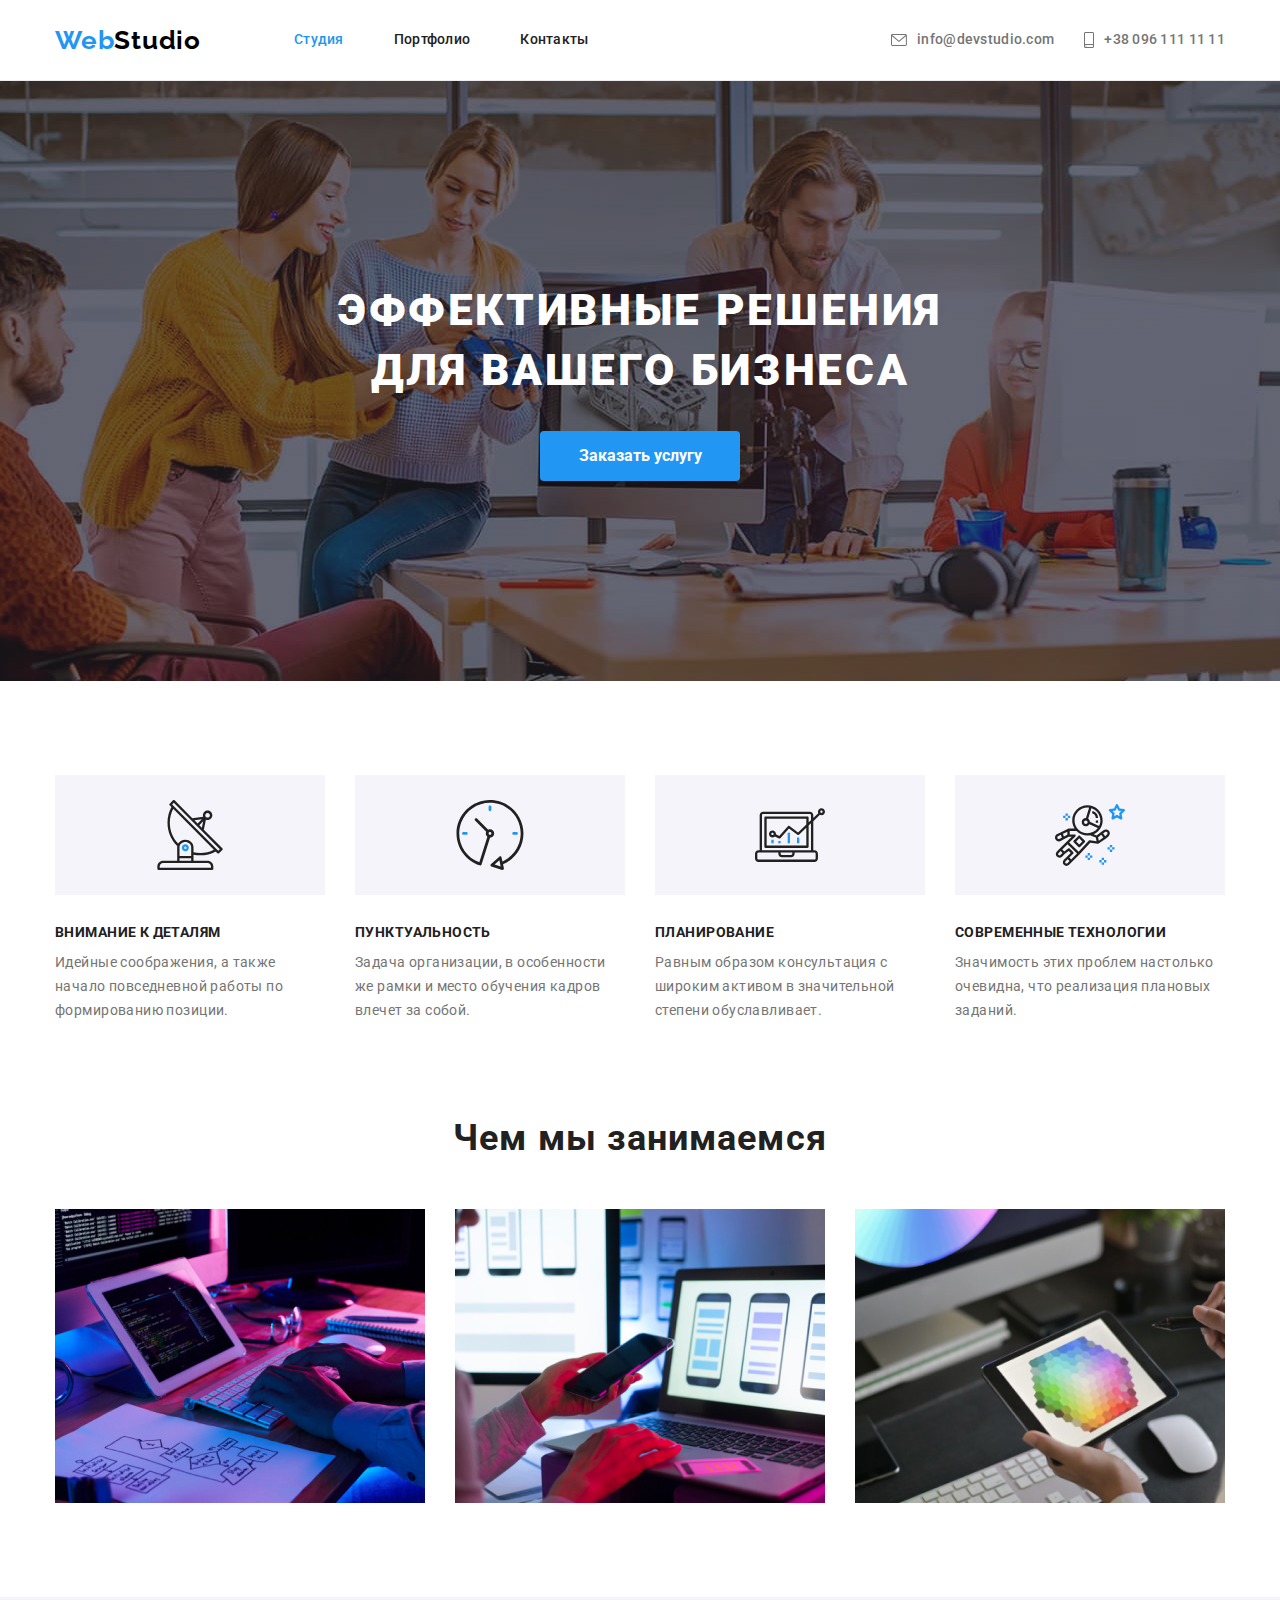
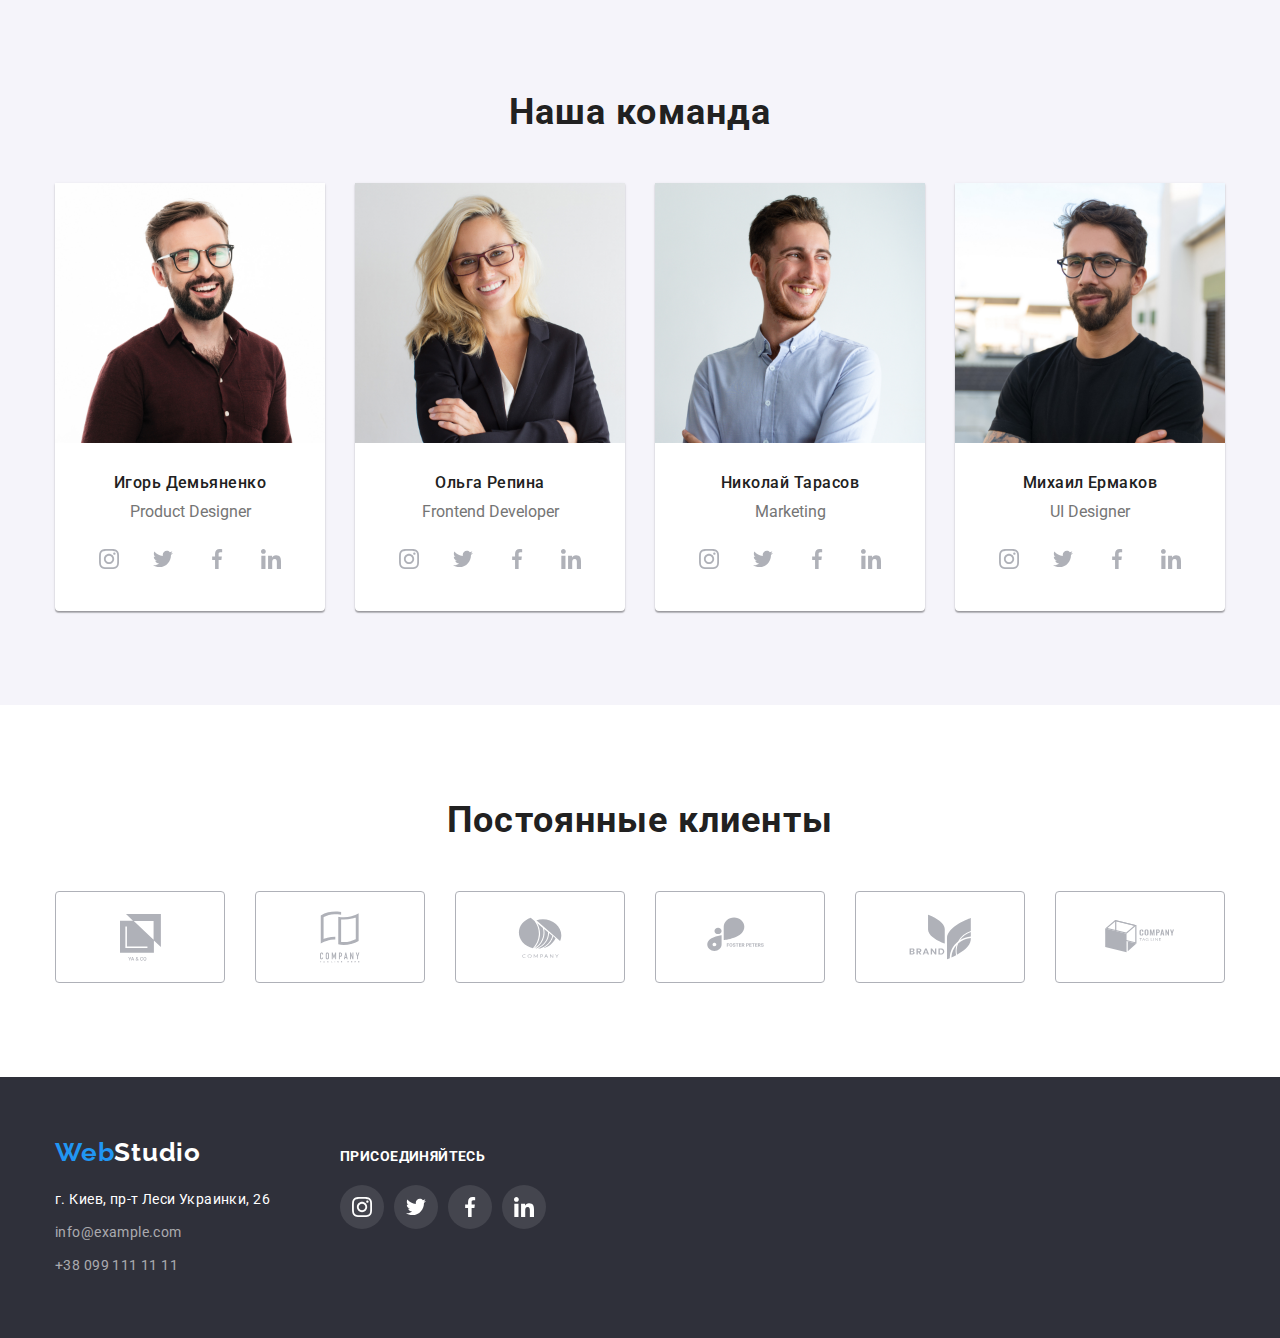
<file: index.html>
<!DOCTYPE html>
<html lang="ru">
  <head>
    <meta charset="UTF-8" />
    <meta http-equiv="X-UA-Compatible" content="IE=edge" />
    <meta name="viewport" content="width=device-width, initial-scale=1.0" />
    <title>Студия</title>
    <link rel="preconnect" href="https://fonts.googleapis.com" />
    <link rel="preconnect" href="https://fonts.gstatic.com" crossorigin />
    <link
      href="https://fonts.googleapis.com/css2?family=Raleway:wght@700&family=Roboto:wght@400;500;700;900&display=swap"
      rel="stylesheet"
    />
    <link
      rel="stylesheet"
      href="https://cdnjs.cloudflare.com/ajax/libs/modern-normalize/1.1.0/modern-normalize.min.css"
    />
    <link rel="stylesheet" href="./css/styles.css" />
  </head>

  <body>
    <!-- *Верхняя линия *header* -->
    <header class="top-line">
      <div class="container">
        <nav class="main-nav">
          <a href="./index.html" class="header-logo"
            ><span class="header-logo-web">Web</span>Studio</a
          >
          <!--* Навигация на другие страницы -->
          <ul class="site-nav all-lists">
            <li class="item"><a href="./index.html" class="link current">Студия</a></li>
            <li class="item"><a href="./portfolio.html" class="link">Портфолио</a></li>
            <li class="item"><a href="" class="link">Контакты</a></li>
          </ul>

          <!--* Навигация на мейл и телефон -->

          <ul class="auth-nav all-lists">
            <li class="item-auth">
              <a class="link" href="mailto:info@devstudio.com">
                <svg class="envelope" width="16px" height="12px">
                  <use href="./images/icons.svg#icon-envelope-header"></use></svg
                >info@devstudio.com</a
              >
            </li>

            <li class="item-auth">
              <a class="link" href="tel:+380961111111">
                <svg class="smartphone" width="10px" height="16px">
                  <use href="./images/icons.svg#icon-smartphone-header"></use></svg
                >+38 096 111 11 11</a
              >
            </li>
          </ul>
        </nav>
      </div>
    </header>

    <main>
      <!--* Шапка -->
      <section class="hero-section">
        <div class="hero-overlay">
          <h1 class="hero-title">Эффективные решения <br />для вашего бизнеса</h1>
          <button class="button-hero" type="button">Заказать услугу</button>
        </div>
      </section>
      <!--* Особенности -->
      <section class="section-features">
        <div class="container">
          <ul class="features-list all-lists">
            <li class="list">
              <div class="list-picture">
                <svg width="70px" height="70px">
                  <use href="./images/icons.svg#icon-antenna"></use>
                </svg>
              </div>
              <h3 class="title">Внимание к деталям</h3>
              <p class="text">
                Идейные соображения, а также начало повседневной работы по формированию позиции.
              </p>
            </li>

            <li class="list">
              <div class="list-picture">
                <svg width="70px" height="70px">
                  <use href="./images/icons.svg#icon-clock"></use>
                </svg>
              </div>
              <h3 class="title">Пунктуальность</h3>
              <p class="text">
                Задача организации, в особенности же рамки и место обучения кадров влечет за собой.
              </p>
            </li>

            <li class="list">
              <div class="list-picture">
                <svg width="70px" height="70px">
                  <use href="./images/icons.svg#icon-diagram"></use>
                </svg>
              </div>
              <h3 class="title">Планирование</h3>
              <p class="text">
                Равным образом консультация с широким активом в значительной степени обуславливает.
              </p>
            </li>

            <li class="list">
              <div class="list-picture">
                <svg width="70px" height="70px">
                  <use href="./images/icons.svg#icon-astronaut"></use>
                </svg>
              </div>
              <h3 class="title">Современные технологии</h3>
              <p class="text">
                Значимость этих проблем настолько очевидна, что реализация плановых заданий.
              </p>
            </li>
          </ul>
        </div>
      </section>

      <!--* Чем мы занимаемся -->
      <section class="section-work section">
        <div class="container">
          <h2 class="title">Чем мы занимаемся</h2>
          <ul class="section-work-list all-lists">
            <li>
              <img
                src="./images/what-we-are-doing/box1.jpg"
                width="370"
                height="294"
                alt="Набирают текст на клавиатуре"
              />
            </li>
            <li>
              <img
                src="./images/what-we-are-doing/box2.jpg"
                width="370"
                height="294"
                alt="Телефон и ноутбук"
              />
            </li>
            <li>
              <img
                src="./images/what-we-are-doing/box3.jpg"
                width="370"
                height="294"
                alt="Разные цвета на планшете"
              />
            </li>
          </ul>
        </div>
      </section>

      <!--* Наша команда -->
      <section class="our-team section">
        <div class="container">
          <h2 class="title">Наша команда</h2>
          <ul class="our-team-list all-lists">
            <li class="list">
              <img src="./images/our-team/img1.jpg" width="270" height="260" alt="Мужчина" />
              <div class="box-our-team">
                <h3 class="title-name">Игорь Демьяненко</h3>
                <p class="job-title">Product Designer</p>

                <ul class="list-social-networks">
                  <li class="cards">
                    <a class="link" href="#">
                      <svg class="instagram" width="20px" height="20px">
                        <use href="./images/icons.svg#icon-instagram-team"></use></svg
                    ></a>
                  </li>

                  <li class="cards">
                    <a class="link" href="#">
                      <svg class="instagram" width="20px" height="20px">
                        <use href="./images/icons.svg#icon-twitter-team"></use></svg
                    ></a>
                  </li>

                  <li class="cards">
                    <a class="link" href="#">
                      <svg class="instagram" width="20px" height="20px">
                        <use href="./images/icons.svg#icon-facebook-team"></use></svg
                    ></a>
                  </li>

                  <li class="cards">
                    <a class="link" href="#">
                      <svg class="instagram" width="20px" height="20px">
                        <use href="./images/icons.svg#icon-linkedin-team"></use></svg
                    ></a>
                  </li>
                </ul>
              </div>
            </li>

            <li class="list">
              <img src="./images/our-team/img2.jpg" width="270" height="260" alt="Женщина" />
              <div class="box-our-team">
                <h3 class="title-name">Ольга Репина</h3>
                <p class="job-title">Frontend Developer</p>

                <ul class="list-social-networks">
                  <li class="cards">
                    <a class="link" href="#">
                      <svg class="instagram" width="20px" height="20px">
                        <use href="./images/icons.svg#icon-instagram-team"></use></svg
                    ></a>
                  </li>

                  <li class="cards">
                    <a class="link" href="#">
                      <svg class="instagram" width="20px" height="20px">
                        <use href="./images/icons.svg#icon-twitter-team"></use></svg
                    ></a>
                  </li>

                  <li class="cards">
                    <a class="link" href="#">
                      <svg class="instagram" width="20px" height="20px">
                        <use href="./images/icons.svg#icon-facebook-team"></use></svg
                    ></a>
                  </li>

                  <li class="cards">
                    <a class="link" href="#">
                      <svg class="instagram" width="20px" height="20px">
                        <use href="./images/icons.svg#icon-linkedin-team"></use></svg
                    ></a>
                  </li>
                </ul>
              </div>
            </li>
            <li class="list">
              <img src="./images/our-team/img3.jpg" width="270" height="260" alt="Мужчина" />
              <div class="box-our-team">
                <h3 class="title-name">Николай Тарасов</h3>
                <p class="job-title">Marketing</p>

                <ul class="list-social-networks">
                  <li class="cards">
                    <a class="link" href="#">
                      <svg width="20px" height="20px">
                        <use href="./images/icons.svg#icon-instagram-team"></use></svg
                    ></a>
                  </li>

                  <li class="cards">
                    <a class="link" href="#">
                      <svg width="20px" height="20px">
                        <use href="./images/icons.svg#icon-twitter-team"></use></svg
                    ></a>
                  </li>

                  <li class="cards">
                    <a class="link" href="#">
                      <svg width="20px" height="20px">
                        <use href="./images/icons.svg#icon-facebook-team"></use></svg
                    ></a>
                  </li>

                  <li class="cards">
                    <a class="link" href="#">
                      <svg width="20px" height="20px">
                        <use href="./images/icons.svg#icon-linkedin-team"></use></svg
                    ></a>
                  </li>
                </ul>
              </div>
            </li>
            <li class="list">
              <img src="./images/our-team/img4.jpg" width="270" height="260" alt="Мужчина" />
              <div class="box-our-team">
                <h3 class="title-name">Михаил Ермаков</h3>
                <p class="job-title">UI Designer</p>

                <ul class="list-social-networks">
                  <li class="cards">
                    <a class="link" href="#">
                      <svg class="instagram" width="20px" height="20px">
                        <use href="./images/icons.svg#icon-instagram-team"></use></svg
                    ></a>
                  </li>

                  <li class="cards">
                    <a class="link" href="#">
                      <svg class="instagram" width="20px" height="20px">
                        <use href="./images/icons.svg#icon-twitter-team"></use></svg
                    ></a>
                  </li>

                  <li class="cards">
                    <a class="link" href="#">
                      <svg class="instagram" width="20px" height="20px">
                        <use href="./images/icons.svg#icon-facebook-team"></use></svg
                    ></a>
                  </li>

                  <li class="cards">
                    <a class="link" href="#">
                      <svg class="instagram" width="20px" height="20px">
                        <use href="./images/icons.svg#icon-linkedin-team"></use></svg
                    ></a>
                  </li>
                </ul>
              </div>
            </li>
          </ul>
        </div>
      </section>

      <!-- *Постоянные клиенты -->
      <section class="main-customers section">
        <div class="container">
          <h2 class="main-customers-title">Постоянные клиенты</h2>
          <ul class="list-customers all-lists">
            <li class="customer">
              <a class="customer-link" href="#">
                <svg width="41px" height="47px">
                  <use href="./images/icons.svg#icon-client1"></use>
                </svg>
              </a>
            </li>

            <li class="customer">
              <a class="customer-link" href="#">
                <svg width="40px" height="52px">
                  <use href="./images/icons.svg#icon-client2"></use>
                </svg>
              </a>
            </li>

            <li class="customer">
              <a class="customer-link" href="#">
                <svg width="44px" height="41px">
                  <use href="./images/icons.svg#icon-client3"></use>
                </svg>
              </a>
            </li>
            <li class="customer">
              <a class="customer-link" href="#">
                <svg width="85px" height="41px">
                  <use href="./images/icons.svg#icon-client4"></use>
                </svg>
              </a>
            </li>
            <li class="customer">
              <a class="customer-link" href="#">
                <svg width="63px" height="46px">
                  <use href="./images/icons.svg#icon-client5"></use>
                </svg>
              </a>
            </li>
            <li class="customer">
              <a class="customer-link" href="#">
                <svg width="94px" height="44px">
                  <use href="./images/icons.svg#icon-client6"></use>
                </svg>
              </a>
            </li>
          </ul>
        </div>
      </section>
    </main>

    <!--* Подвал *footer* -->
    <footer class="footer">
      <div class="container">
        <div class="footer-first">
          <a href="./index.html" class="footer-logo"
            >Web<span class="footer-logo-studio">Studio</span>
          </a>
          <address class="footer-main-address">
            <p class="footer-address">г. Киев, пр-т Леси Украинки, 26</p>
            <ul class="footer-auth all-lists">
              <li class="footer-auth-list">
                <a href="mailto:info@example.com" class="link-footer">info@example.com</a>
              </li>
              <li class="footer-auth-list">
                <a href="tel:+380991111111" class="link-footer">+38 099 111 11 11</a>
              </li>
            </ul>
          </address>
        </div>

        <div class="join">
          <h3 class="join-title">присоединяйтесь</h3>
          <ul class="join-list all-lists">
            <li class="list">
              <a class="join-link" href="#">
                <svg width="20px" height="20px">
                  <use href="./images/icons.svg#icon-instagram-footer"></use>
                </svg>
              </a>
            </li>
            <li class="list">
              <a class="join-link" href="#">
                <svg width="20px" height="20px">
                  <use href="./images/icons.svg#icon-twitter-footer"></use>
                </svg>
              </a>
            </li>
            <li class="list">
              <a class="join-link" href="#">
                <svg width="20px" height="20px">
                  <use href="./images/icons.svg#icon-facebook-footer"></use>
                </svg>
              </a>
            </li>
            <li class="list">
              <a class="join-link" href="#">
                <svg width="20px" height="20px">
                  <use href="./images/icons.svg#icon-linkedin-footer"></use>
                </svg>
              </a>
            </li>
          </ul>
        </div>
      </div>
    </footer>
  </body>
</html>
</file>
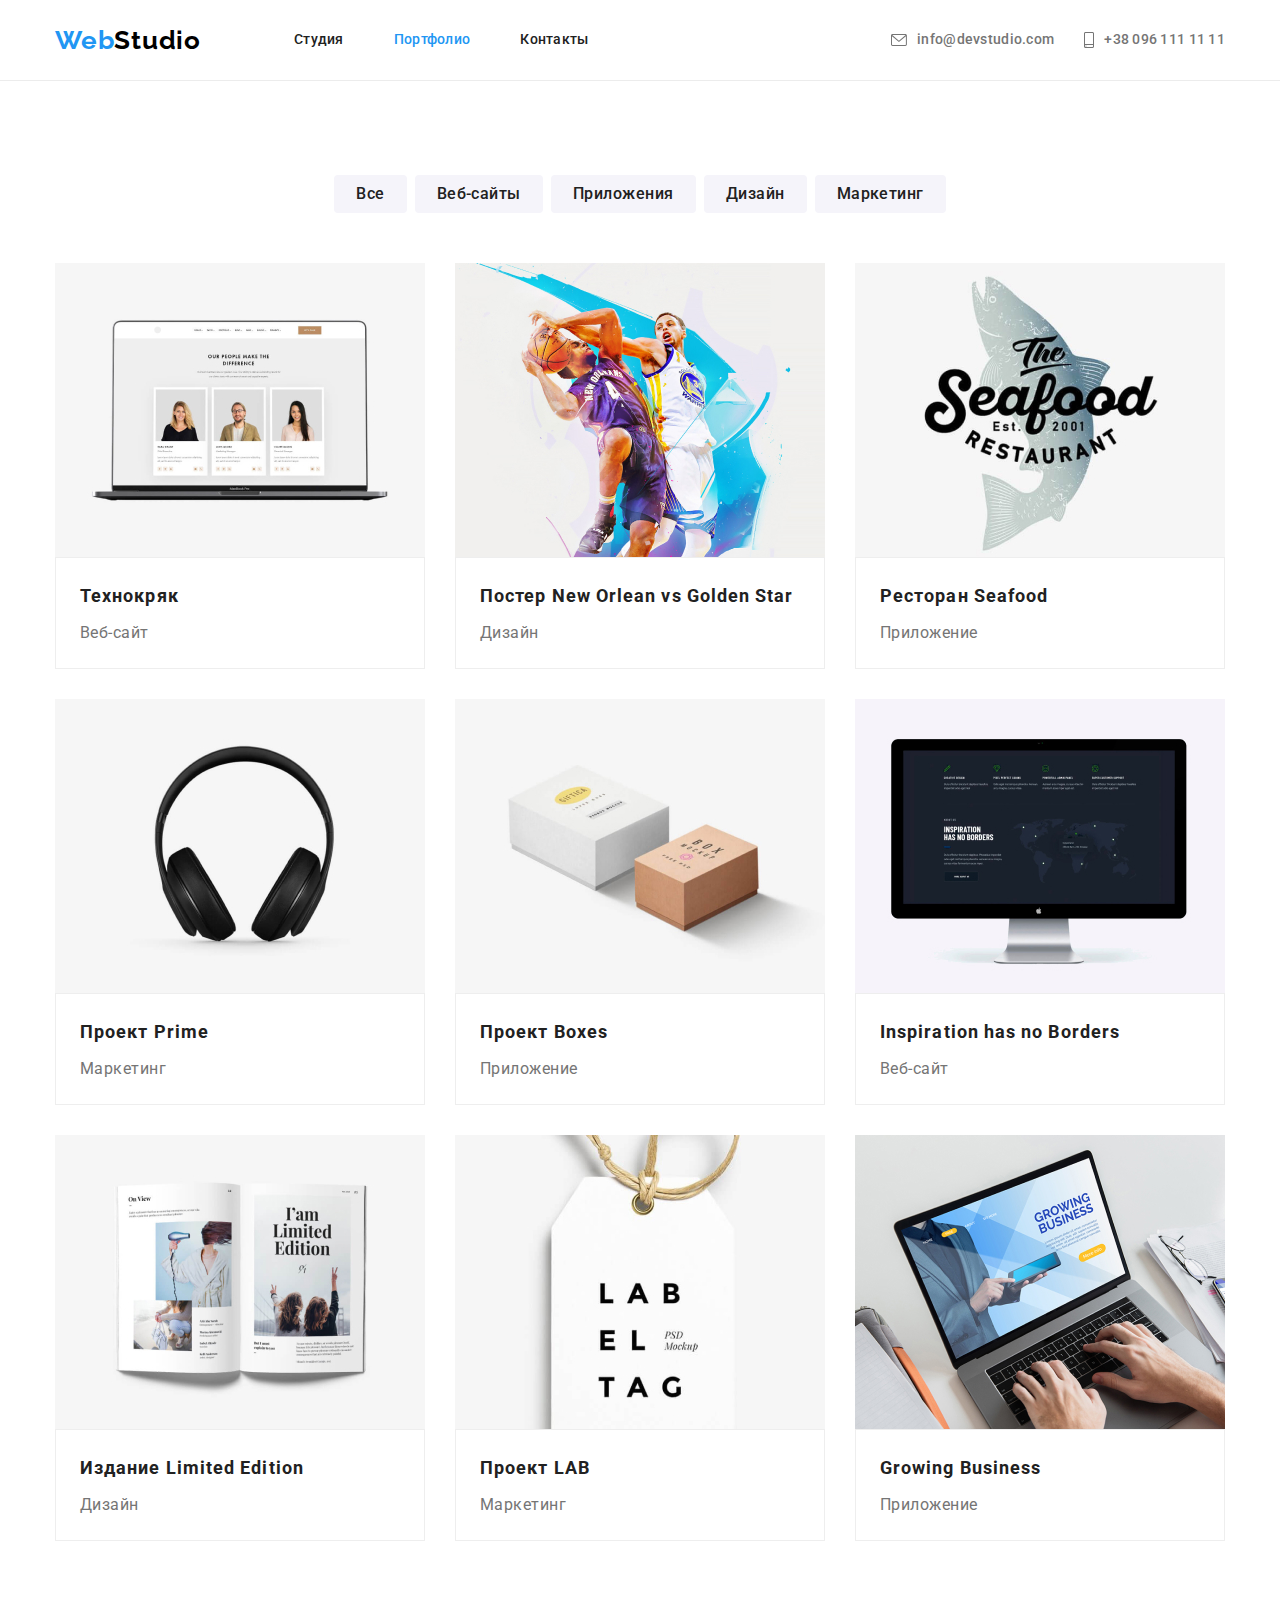
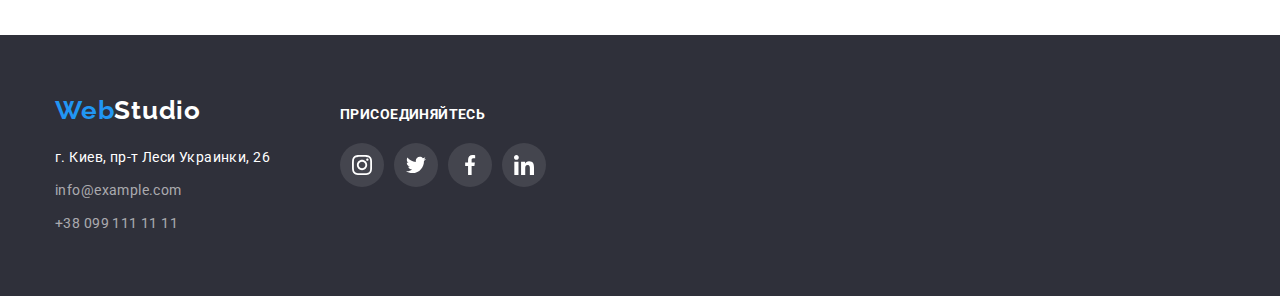
<file: portfolio.html>
<!DOCTYPE html>
<html lang="en">
  <head>
    <meta charset="UTF-8" />
    <meta http-equiv="X-UA-Compatible" content="IE=edge" />
    <meta name="viewport" content="width=device-width, initial-scale=1.0" />
    <title>Портфолио</title>
    <link rel="preconnect" href="https://fonts.googleapis.com" />
    <link rel="preconnect" href="https://fonts.gstatic.com" crossorigin />
    <link
      href="https://fonts.googleapis.com/css2?family=Raleway:wght@700&family=Roboto:wght@400;500;700;900&display=swap"
      rel="stylesheet"
    />
    <link
      rel="stylesheet"
      href="https://cdnjs.cloudflare.com/ajax/libs/modern-normalize/1.1.0/modern-normalize.min.css"
    />
    <link rel="stylesheet" href="./css/styles.css" />
  </head>
  <body>
    <!--* Верхняя линия *header* -->
    <header class="top-line">
      <div class="container">
        <nav class="main-nav">
          <a href="./index.html" class="header-logo"
            ><span class="header-logo-web">Web</span>Studio</a
          >
          <!--* Навигация на другие страницы -->
          <ul class="site-nav all-lists">
            <li class="item"><a href="./index.html" class="link">Студия</a></li>
            <li class="item"><a href="./portfolio.html" class="link current">Портфолио</a></li>
            <li class="item"><a href="" class="link">Контакты</a></li>
          </ul>

          <!--* Навигация на мейл и телефон -->

          <ul class="auth-nav all-lists">
            <li class="item-auth">
              <a class="link" href="mailto:info@devstudio.com">
                <svg class="envelope" width="16px" height="12px">
                  <use href="./images/icons.svg#icon-envelope-header"></use></svg
                >info@devstudio.com</a
              >
            </li>

            <li class="item-auth">
              <a class="link" href="tel:+380961111111">
                <svg class="smartphone" width="10px" height="16px">
                  <use href="./images/icons.svg#icon-smartphone-header"></use></svg
                >+38 096 111 11 11</a
              >
            </li>
          </ul>
        </nav>
      </div>
    </header>

    <main>
      <section class="section-portfolio section">
        <div class="container">
          <!--* Список кнопок -->
          <ul class="portfolio-list all-lists">
            <li class="item"><button class="button" type="button">Все</button></li>
            <li class="item"><button class="button" type="button">Веб-сайты</button></li>
            <li class="item"><button class="button" type="button">Приложения</button></li>
            <li class="item"><button class="button" type="button">Дизайн</button></li>
            <li class="item"><button class="button" type="button">Маркетинг</button></li>
          </ul>

          <!--* Список проектов -->
          <ul class="portfolio-project-list all-lists">
            <li class="card-portfolio">
              <a class="link" href="">
                <img src="./images/portfolio/img1.jpg" width="370" height="294" alt="Ноутбук" />
                <div class="card-title-text">
                  <h2 class="title">Технокряк</h2>
                  <p class="text">Веб-сайт</p>
                </div>
              </a>
            </li>

            <li class="card-portfolio">
              <a class="link" href="">
                <img
                  src="./images/portfolio/img2.jpg"
                  width="370"
                  height="294"
                  alt="Два баскетболиста"
                />
                <div class="card-title-text">
                  <h2 class="title">Постер New Orlean vs Golden Star</h2>
                  <p class="text">Дизайн</p>
                </div>
              </a>
            </li>

            <li class="card-portfolio">
              <a class="link" href="">
                <img
                  src="./images/portfolio/img3.jpg"
                  width="370"
                  height="294"
                  alt="Рыба и надпись"
                />
                <div class="card-title-text">
                  <h2 class="title">Ресторан Seafood</h2>
                  <p class="text">Приложение</p>
                </div>
              </a>
            </li>

            <li class="card-portfolio">
              <a class="link" href="">
                <img src="./images/portfolio/img4.jpg" width="370" height="294" alt="Наушники" />
                <div class="card-title-text">
                  <h2 class="title">Проект Prime</h2>
                  <p class="text">Маркетинг</p>
                </div>
              </a>
            </li>

            <li class="card-portfolio">
              <a class="link" href="">
                <img src="./images/portfolio/img5.jpg" width="370" height="294" alt="Две коробки" />
                <div class="card-title-text">
                  <h2 class="title">Проект Boxes</h2>
                  <p class="text">Приложение</p>
                </div>
              </a>
            </li>

            <li class="card-portfolio">
              <a class="link" href="">
                <img src="./images/portfolio/img6.jpg" width="370" height="294" alt="Монитор" />
                <div class="card-title-text">
                  <h2 class="title">Inspiration has no Borders</h2>
                  <p class="text">Веб-сайт</p>
                </div>
              </a>
            </li>

            <li class="card-portfolio">
              <a class="link" href="">
                <img
                  src="./images/portfolio/img7.jpg"
                  width="370"
                  height="294"
                  alt="Открытая книга"
                />
                <div class="card-title-text">
                  <h2 class="title">Издание Limited Edition</h2>
                  <p class="text">Дизайн</p>
                </div>
              </a>
            </li>

            <li class="card-portfolio">
              <a class="link" href="">
                <img src="./images/portfolio/img8.jpg" width="370" height="294" alt="Этикетка" />
                <div class="card-title-text">
                  <h2 class="title">Проект LAB</h2>
                  <p class="text">Маркетинг</p>
                </div>
              </a>
            </li>

            <li class="card-portfolio">
              <a class="link" href="">
                <img src="./images/portfolio/img9.jpg" width="370" height="294" alt="Ноутбук" />
                <div class="card-title-text">
                  <h2 class="title">Growing Business</h2>
                  <p class="text">Приложение</p>
                </div>
              </a>
            </li>
          </ul>
        </div>
      </section>
    </main>

    <!--* Подвал *footer* -->
    <footer class="footer">
      <div class="container">
        <div class="footer-first">
          <a href="./index.html" class="footer-logo"
            >Web<span class="footer-logo-studio">Studio</span>
          </a>
          <address class="footer-main-address">
            <p class="footer-address">г. Киев, пр-т Леси Украинки, 26</p>
            <ul class="footer-auth all-lists">
              <li class="footer-auth-list">
                <a href="mailto:info@example.com" class="link-footer">info@example.com</a>
              </li>
              <li class="footer-auth-list">
                <a href="tel:+380991111111" class="link-footer">+38 099 111 11 11</a>
              </li>
            </ul>
          </address>
        </div>

        <div class="join">
          <h3 class="join-title">присоединяйтесь</h3>
          <ul class="join-list all-lists">
            <li class="list">
              <a class="join-link" href="#">
                <svg class="instagram" width="20px" height="20px">
                  <use href="./images/icons.svg#icon-instagram-footer"></use>
                </svg>
              </a>
            </li>
            <li class="list">
              <a class="join-link" href="#">
                <svg class="instagram" width="20px" height="20px">
                  <use href="./images/icons.svg#icon-twitter-footer"></use>
                </svg>
              </a>
            </li>
            <li class="list">
              <a class="join-link" href="#">
                <svg class="instagram" width="20px" height="20px">
                  <use href="./images/icons.svg#icon-facebook-footer"></use>
                </svg>
              </a>
            </li>
            <li class="list">
              <a class="join-link" href="#">
                <svg class="instagram" width="20px" height="20px">
                  <use href="./images/icons.svg#icon-linkedin-footer"></use>
                </svg>
              </a>
            </li>
          </ul>
        </div>
      </div>
    </footer>
  </body>
</html>
</file>
<file: css/styles.css>
/* *Стили для index.html */
:root {
  --general-text-color: #212121;
  --accent-colour: #2196f3;
  --hero-addres-button-text-color: #ffffff;
  --paragraph-text-color: #757575;
  --footer-auth-text-color: rgba(255, 255, 255, 0.6);
  --header-background-color: #ffffff;
  --footer-background-color: #2f303a;
  --portfolio-button-background: #f5f4fa;
}

/* *Общие стили body */
body {
  color: var(--paragraph-text-color);
  background-color: var(--header-background-color);
  font-family: Roboto, sans-serif;
  font-size: 14px;
}

/* *Общие стили р, h1-h6 */
p,
h1,
h2,
h3,
h4,
h5,
h6 {
  padding: 0;
  margin: 0;
}

img {
  display: block;
}

.container {
  margin-left: auto;
  margin-right: auto;
  width: 1200px;
  padding-left: 15px;
  padding-right: 15px;
}

.section {
  padding-top: 94px;
  padding-bottom: 94px;
}

/* *list-style none - убирает точки в списках */
.all-lists {
  list-style: none;

  padding: 0;
  margin: 0;
}

/* *Убирает подчеркивание */
.link {
  text-decoration: none;
}

/* *LOGO */
.header-logo {
  color: #000000;
  font-family: Raleway, sans-serif;
  font-weight: 700;
  font-size: 26px;
  line-height: 1.19;
  letter-spacing: 0.03em;
  text-decoration: none;
}

.header-logo-web {
  color: var(--accent-colour);
}

/* *Site nav Header */
.top-line {
  background-color: var(--header-background-color);
  border-bottom: 1px solid #ececec;
}

.main-nav {
  display: flex;
  align-items: center;
}

.site-nav {
  display: flex;
  margin-left: 93px;
}

.site-nav .item:not(:last-child) {
  margin-right: 50px;
}

.site-nav .link {
  color: var(--general-text-color);
  font-weight: 500;
  font-size: 14px;
  line-height: 1.14;
  letter-spacing: 0.02em;

  display: block;
  padding-top: 32px;
  padding-bottom: 32px;
}

.site-nav .link:hover,
.site-nav .link:focus,
.site-nav .current {
  color: var(--accent-colour);
}

.auth-nav {
  display: flex;
  margin-left: auto;
}

.auth-nav .item:not(:last-child) {
  margin-right: 50px;
}

/* *Стилизация мейла и телефона */

.auth-nav .item-auth .link {
  display: flex;
  align-items: center;
  justify-content: center;
  fill: var(--paragraph-text-color);
}

.auth-nav .item-auth:not(:last-child) {
  margin-right: 30px;
}

.envelope {
  width: 16px;
  height: 12px;
  margin-right: 10px;
}

.smartphone {
  width: 10px;
  height: 16px;
  margin-right: 10px;
}

.auth-nav .link {
  color: var(--paragraph-text-color);
  font-weight: 500;
  font-size: 14px;
  line-height: 1.14;
  letter-spacing: 0.02em;
}

.auth-nav .link:hover,
.auth-nav .link:focus {
  color: var(--accent-colour);
  fill: var(--accent-colour);
}

/* *Hero */
.hero-overlay {
  max-width: 1600px;
  height: 600px;
  margin-left: auto;
  margin-right: auto;
  padding-top: 200px;
  padding-bottom: 200px;
  text-align: center;

  background-color: #2f303a;
  background-image: linear-gradient(to right, rgba(47, 48, 58, 0.4), rgba(47, 48, 58, 0.4)),
    url(../images/background-header.jpg);
  background-size: cover;
  background-position: center;
  background-repeat: no-repeat;
}

/* *Основоной заголовок */
.hero-title {
  color: var(--hero-addres-button-text-color);
  font-weight: 900;
  font-size: 44px;
  line-height: 1.36;
  letter-spacing: 0.06em;
  text-transform: uppercase;

  margin-bottom: 30px;
}

/* *Главная кнопка */
.button-hero {
  color: var(--hero-addres-button-text-color);
  background-color: var(--accent-colour);
  font-family: Roboto, sans-serif;
  font-style: normal;
  font-weight: 700;
  font-size: 16px;
  line-height: 1.88;
  cursor: pointer;
  border-radius: 4px;
  min-width: 200px;
  border: 1px transparent;
  box-shadow: 0px 4px 4px rgba(0, 0, 0, 0.15);

  padding: 10px 32px;
  display: inline-block;
}

.button-hero:hover,
.button-hero:focus,
.button-hero:active {
  background-color: #188ce8;
  box-shadow: 0px 4px 4px rgba(0, 0, 0, 0.15);
}

/* *Секция Особенности */
.section-features {
  padding-top: 94px;
}

.features-list {
  display: flex;
}

.features-list .list {
  width: 270px;
}

.list-picture {
  display: flex;
  width: 270px;
  height: 120px;
  background-color: var(--portfolio-button-background);
  align-items: center;
  justify-content: center;
  margin-bottom: 30px;
}

.features-list .list:not(:last-child) {
  margin-right: 30px;
}

.features-list .title {
  color: var(--general-text-color);
  font-weight: 700;
  font-size: 14px;
  line-height: 1.14;
  letter-spacing: 0.03em;
  text-transform: uppercase;
  margin-bottom: 10px;
}

.features-list .text {
  line-height: 1.71;
  letter-spacing: 0.03em;
  color: var(--paragraph-text-color);
}

/* *Секция Чем мы занимаемся, Наша команда */
.section-work-list {
  display: flex;
}

.section-work-list li:not(:last-child) {
  margin-right: 30px;
}

.section-work .title,
.our-team .title {
  color: var(--general-text-color);
  font-weight: 700;
  font-size: 36px;
  line-height: 1.17;
  text-align: center;
  letter-spacing: 0.03em;

  margin-bottom: 50px;
}

.our-team {
  background-color: #f5f4fa;
}

.our-team-list {
  display: flex;
}

.our-team-list .list {
  background: #ffffff;
  box-shadow: 0px 1px 3px rgba(0, 0, 0, 0.12), 0px 1px 1px rgba(0, 0, 0, 0.14),
    0px 2px 1px rgba(0, 0, 0, 0.2);
  border-radius: 0px 0px 4px 4px;
}

.our-team-list .list:not(:last-child) {
  margin-right: 30px;
}

.box-our-team {
  padding-top: 30px;
  padding-bottom: 30px;
}

.our-team-list .title-name {
  color: var(--general-text-color);
  font-weight: 500;
  font-size: 16px;
  line-height: 1.19;
  text-align: center;
  letter-spacing: 0.03em;
  margin-bottom: 10px;
}

.our-team-list .job-title {
  font-size: 16px;
  line-height: 1.19;
  text-align: center;
  margin-bottom: 16px;
}

/* *Иконки соцсетей*/
.list-social-networks {
  display: inline-flex;
  list-style: none;
  padding-left: 32px;
  padding-right: 32px;
}

.cards .link {
  display: flex;
  border-radius: 50%;
  width: 44px;
  height: 44px;
  background-color: inherit;
  align-items: center;
  justify-content: center;
  fill: #afb1b8;
}

.list-social-networks .cards:not(:last-child) {
  margin-right: 10px;
}

.cards .link:hover,
.cards .link:focus,
.cards .link:active {
  fill: #ffffff;
  background-color: #2196f3;
}

/* *Постоянные клиенты */
.main-customers-title {
  color: var(--general-text-color);
  font-weight: 700;
  font-size: 36px;
  line-height: 1.17;
  text-align: center;
  letter-spacing: 0.03em;
  margin-bottom: 50px;
}

.list-customers {
  display: inline-flex;
}

.customer:not(:last-child) {
  margin-right: 30px;
}

.customer-link {
  display: flex;
  width: 170px;
  height: 92px;
  align-items: center;
  justify-content: center;
  fill: #afb1b8;
  border: 1px solid #afb1b8;
  border-radius: 4px;
}

.list-customers .customer-link:hover,
.list-customers .customer-link:focus,
.list-customers .customer-link:active {
  fill: var(--accent-colour);
  border: 1px solid var(--accent-colour);
}

/* *Footer стилизация */
.footer {
  background-color: var(--footer-background-color);
  padding-top: 60px;
  padding-bottom: 60px;
}

.footer .container {
  display: flex;
  align-items: baseline;
}

.footer-first.join {
  display: flex;
  
}


.footer-logo {
  color: var(--accent-colour);
  font-family: Raleway, sans-serif;
  font-weight: 700;
  font-size: 26px;
  line-height: 1.19;
  letter-spacing: 0.03em;
  text-decoration: none;

  margin-bottom: 20px;
  display: inline-block;
}

.footer-logo-studio {
  color: var(--hero-addres-button-text-color);
}

.footer-main-address {
  display: block;
}

.footer-address {
  color: var(--hero-addres-button-text-color);
  line-height: 1.71;
  letter-spacing: 0.03em;
  font-style: normal;
  margin-bottom: 9px;
}

.footer-auth {
  display: inline-block;
}

.footer-auth-list {
  margin-bottom: 9px;
}

.footer-auth-list:last-child {
  margin-bottom: 0;
}

.link-footer {
  color: rgba(255, 255, 255, 0.6);
  line-height: 1.71;
  letter-spacing: 0.03em;
  text-decoration: none;
  font-style: normal;

  display: inline-block;
}

.footer-auth .link-footer:hover,
.footer-auth .link-footer:focus {
  color: var(--accent-colour);
}

.join {
  margin-left: 70px;
  /* padding-top: 12px; */
}

.join-title {
  font-weight: 700;
  font-size: 14px;
  line-height: 1.14;
  letter-spacing: 0.03em;
  text-transform: uppercase;
  color: var(--hero-addres-button-text-color);
  margin-bottom: 20px;
}

.join-list {
  display: flex;
}

.join-link {
  display: flex;
  width: 44px;
  height: 44px;
  border-radius: 50%;
  background-color: rgba(255, 255, 255, 0.1);
  align-items: center;
  justify-content: center;
  fill: var(--hero-addres-button-text-color);
}

.join-list .list:not(:last-child) {
  margin-right: 10px;
}

.join-link:hover,
.join-link:focus,
.join-link:active {
  background-color: var(--accent-colour);
}

/* *Portfolio стилизация */
.section-portfolio .button {
  color: var(--general-text-color);
  background-color: var(--portfolio-button-background);
  font-family: Roboto, sans-serif;
  font-style: normal;
  font-weight: 500;
  font-size: 16px;
  line-height: 1.62;
  text-align: center;
  letter-spacing: 0.03em;
  cursor: pointer;
  border-radius: 4px;
  border: 1px transparent;

  padding: 6px 22px;
  display: inline-block;
}

.portfolio-list {
  display: flex;
  justify-content: center;
  margin-bottom: 50px;
}

.portfolio-list .item {
  margin-right: 8px;
}

.portfolio-list .item:last-child {
  margin-right: 0;
}

.button:hover {
  background-color: var(--accent-colour);
  color: var(--hero-addres-button-text-color);
  box-shadow: 0px 3px 1px rgba(0, 0, 0, 0.1), 0px 1px 2px rgba(0, 0, 0, 0.08),
    0px 2px 2px rgba(0, 0, 0, 0.12);
}
.button:focus,
.button:active {
  background-color: var(--accent-colour);
  color: var(--hero-addres-button-text-color);
}

.portfolio-project-list {
  display: flex;
  flex-wrap: wrap;
}

.card-portfolio {
  width: calc((100% - 60px) / 3);
  margin-right: 30px;
  margin-bottom: 30px;
  background-color: var(--header-background-color);
}

.card-title-text {
  border: 1px solid #eeeeee;
  padding: 20px 24px;
}

.card-portfolio:nth-child(3n) {
  margin-right: 0;
}

.card-portfolio:nth-last-child(-n + 3) {
  margin-bottom: 0;
}

.portfolio-project-list .title {
  color: var(--general-text-color);
  font-weight: 700;
  font-size: 18px;
  line-height: 2;
  letter-spacing: 0.06em;

  margin-bottom: 4px;
}

.portfolio-project-list .text {
  font-size: 16px;
  line-height: 1.88;
  letter-spacing: 0.03em;
  color: var(--paragraph-text-color);
}

.card-portfolio:hover,
.card-portfolio:focus {
  filter: drop-shadow(0px 4px 4px rgba(0, 0, 0, 0.25));
}
</file>
